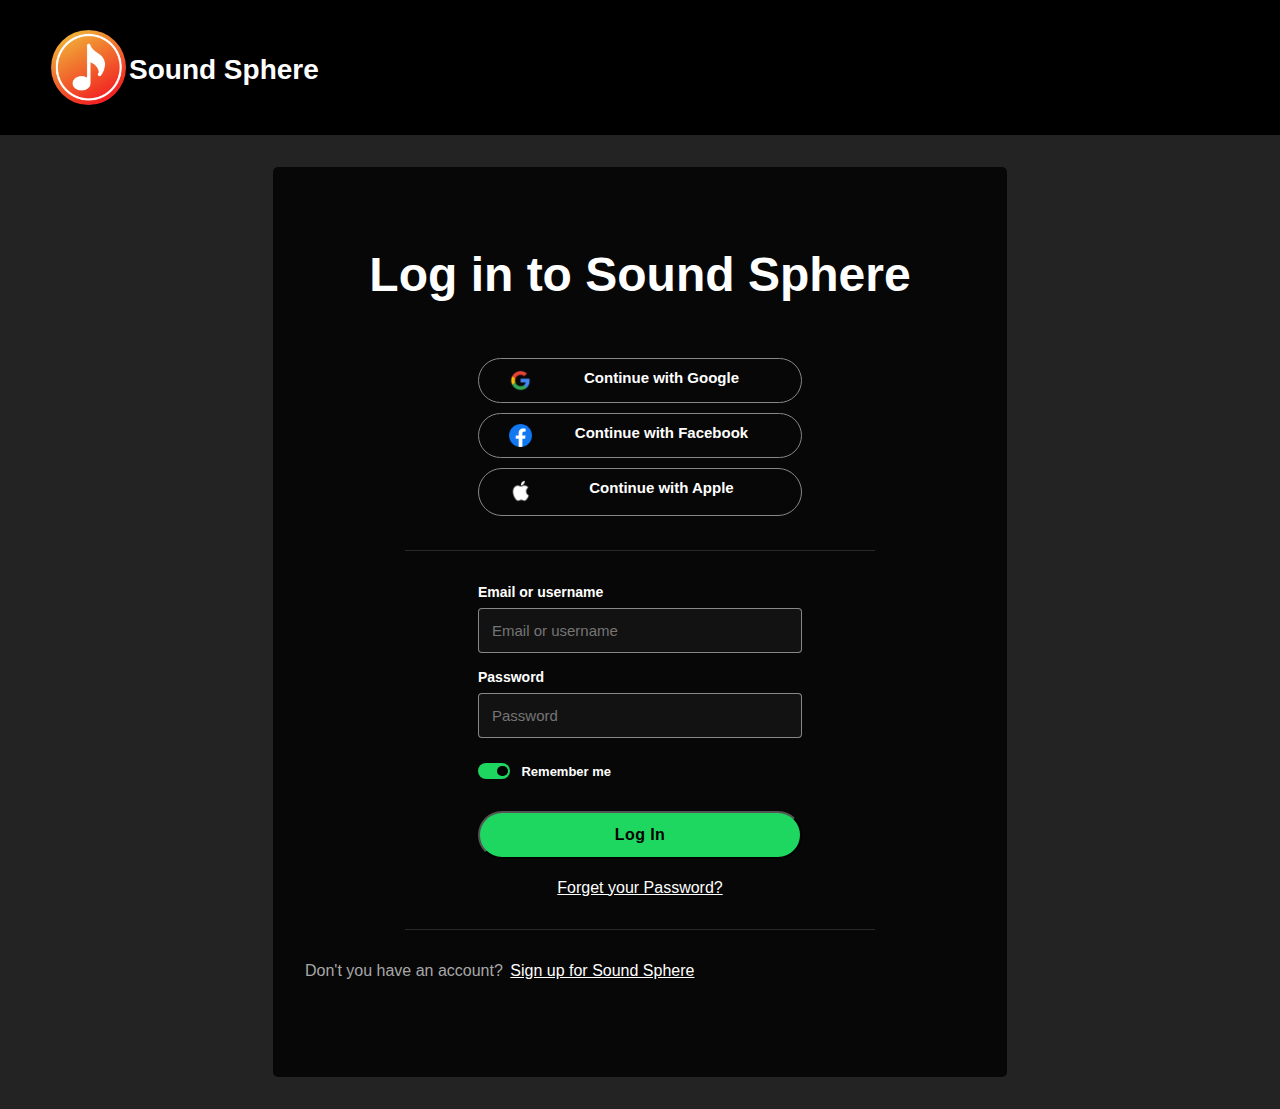
<file: login.html>
<!DOCTYPE html>
<html lang="en">

<head>
    <meta charset="UTF-8">
    <meta name="viewport" content="width=device-width, initial-scale=1.0">
    <title>Sound Sphere Log In Page</title>
    <link rel="stylesheet" href="css_login.css">
</head>

<body>
    <header>
        <div class="logo" >
            <a href="index.html">
                <div style="display: flex;">
                <img src="spotifylogin.png" alt="Sound Sphere">
                <h2 style="margin-top: 21px; padding: 3px;">Sound Sphere</h2>
            </div>
            </a>
        </div>
    </header>


    <section>

        <div class="main">
            <h1>Log in to Sound Sphere</h1>

            <div class="account-connect">
                <button class="a-c-btn" id="g"><img src="google.png"><span>Continue with Google</span></button>
                <button class="a-c-btn" id="f"><img src="facebook.png"><span>Continue with Facebook</span></button>
                <button class="a-c-btn" id="a"><img src="apple.png"><span>Continue with Apple</span></button>
            </div>


            <hr>
            <div class="log-in">
                <form>
                    <label>Email or username</label>
                    <input type="text" placeholder="Email or username">

                    <label>Password</label>
                    <input type="text" placeholder="Password">


                    <div class="switch">
                        <input type="checkbox" id="switch" checked>
                        <label for="switch"></label>
                        <span>Remember me</span>
                    </div>

                    <button>Log In</button>



                    <a href="#">Forget your Password?</a>


                </form>
            </div>

        


            <hr>

            <div class="last">
                <span>Don't you have an account?</span>
                <a href="#">Sign up for Sound Sphere</a>
            </div>








        </div>
    </section>

</body>

</html>
</file>
<file: css_login.css>
* {
    margin: 0;
    padding: 0;
    box-sizing: border-box;
    text-decoration: none;
    list-style: none;
}

html {
    font-family: CircularSpTitle, CircularSpTitle-Tall, CircularSp-Arab, CircularSp-Hebr, CircularSp-Cyrl, CircularSp-Grek, CircularSp-Deva, sans-serif;
}

header {
    background-color: #000;
    padding: 30px 0px 30px 51px;

}
header .logo img {
    width: 75px;
    border-radius: 40px;
}
.logo h2{
    color: white;
    font-size: 28px;
}


section {
    background-color:#232323;
    display: flex;
    align-items: center;
    justify-content: center;
}

section div.main {
    margin: 32px 0;
    padding: 32px;
    width: 734px;
    height: 910px;
    background: #070707;
    border-radius: 5px;

}

section div.main h1 {
    text-align: center;
    margin: 48px 0;
    color: white;
    font-size: 48px;
}


section div.main .account-connect {
    display: flex;
    align-items: center;
    justify-content: center;
    flex-direction: column;
}

section div.main .account-connect button {
    width: 324px;
    text-align: center;
    padding: 10px 20px;
    border: none;
    outline: none;
    margin: 5px 0;
    border-radius: 500px;
    color: white;
    background: transparent;
    border: 1px solid #878787;
    font-size: 15px;
    font-weight: bold;
}

section div.main .account-connect button img {
    width: 23px;
    float: left;
    margin: 0 10px;
}

section div.main .account-connect {
    position: relative;
    top: 3px;
}

section div.main hr {
    margin: 32px 100px;
    border-right: none;
    border-bottom: none;
    border-left: none;
    border-image: initial;
    border-top: 1px solid rgb(41, 41, 41);
}


section div.main .log-in{
    display: flex;
    align-items: center;
    justify-content: center;
    font-weight: bold;

}


section div.main .log-in form label{
    color: white;
    font-size: 14px;
    margin-bottom: 8px;
    display: inline-block;
}

section div.main .log-in form input{
    display: block;
    padding: 14px;
    width: 324px;
    margin-bottom: 15px;
    font-size: 15px;
    font-weight: 500;
    background: rgb(18,18,18);
    outline: none;
    border: none;
    appearance: none;
    border-radius: 4px;
    box-shadow: inset 0 0 0 1px #878787;
    color: white
}


.switch{
    margin:0;
    padding:0;
}

.switch input[type=checked]{
    height:0;
    width: 0;
    visibility: hidden;
}

.switch label{
    margin: 10px 0px 20px 0px;
    cursor: pointer;
    padding: 3px;
    width: 32px;
    height: 16px;
    background:#727272 ;
    display: block;
    border-radius: 50em;
    position: relative;
    transition: .1s;
    box-sizing: border-box;
}


.switch label::after{
    content: '';
    position: absolute;
    width: 11px;
    height: 10px;
    background: black;
    border-radius: 50em;
    transition: .1s;
}

.switch input:active+label{
    background-color: #727272;
}


.switch input:checked+label{
    background: #1ed760;
}


.switch input:checked+label::after{
    transform: translateX(calc(100% + 5px));
}

input#switch{
    display: none;
}

.switch span{
    color: white;
    font-size: 13px;
    font-weight: 400px;
    position: relative;
    left: 7px;
    bottom: 11px;

}



section div.main .log-in button{
    background-color: #1ed760;
    border-radius: 30px;
    font-weight: bold;
    padding: 8px 32px;
    height: 48px;
    width: 324px;
    letter-spacing: .4px;
    font-size: 16px;
    margin: 20px 0px;
}



section div.main .log-in a{
    display: block;
    text-align: center;
    color: white;
    font-weight: 400;
    text-decoration: underline;
}

section div.main .last span{
    margin: 10px 0;
    text-align: center;
}

section div.main .last span{
    color: #A7A7A7;
    margin-right: 3px;
}

section div.main .last a {
    color: white;
    text-decoration: underline;
}
</file>
